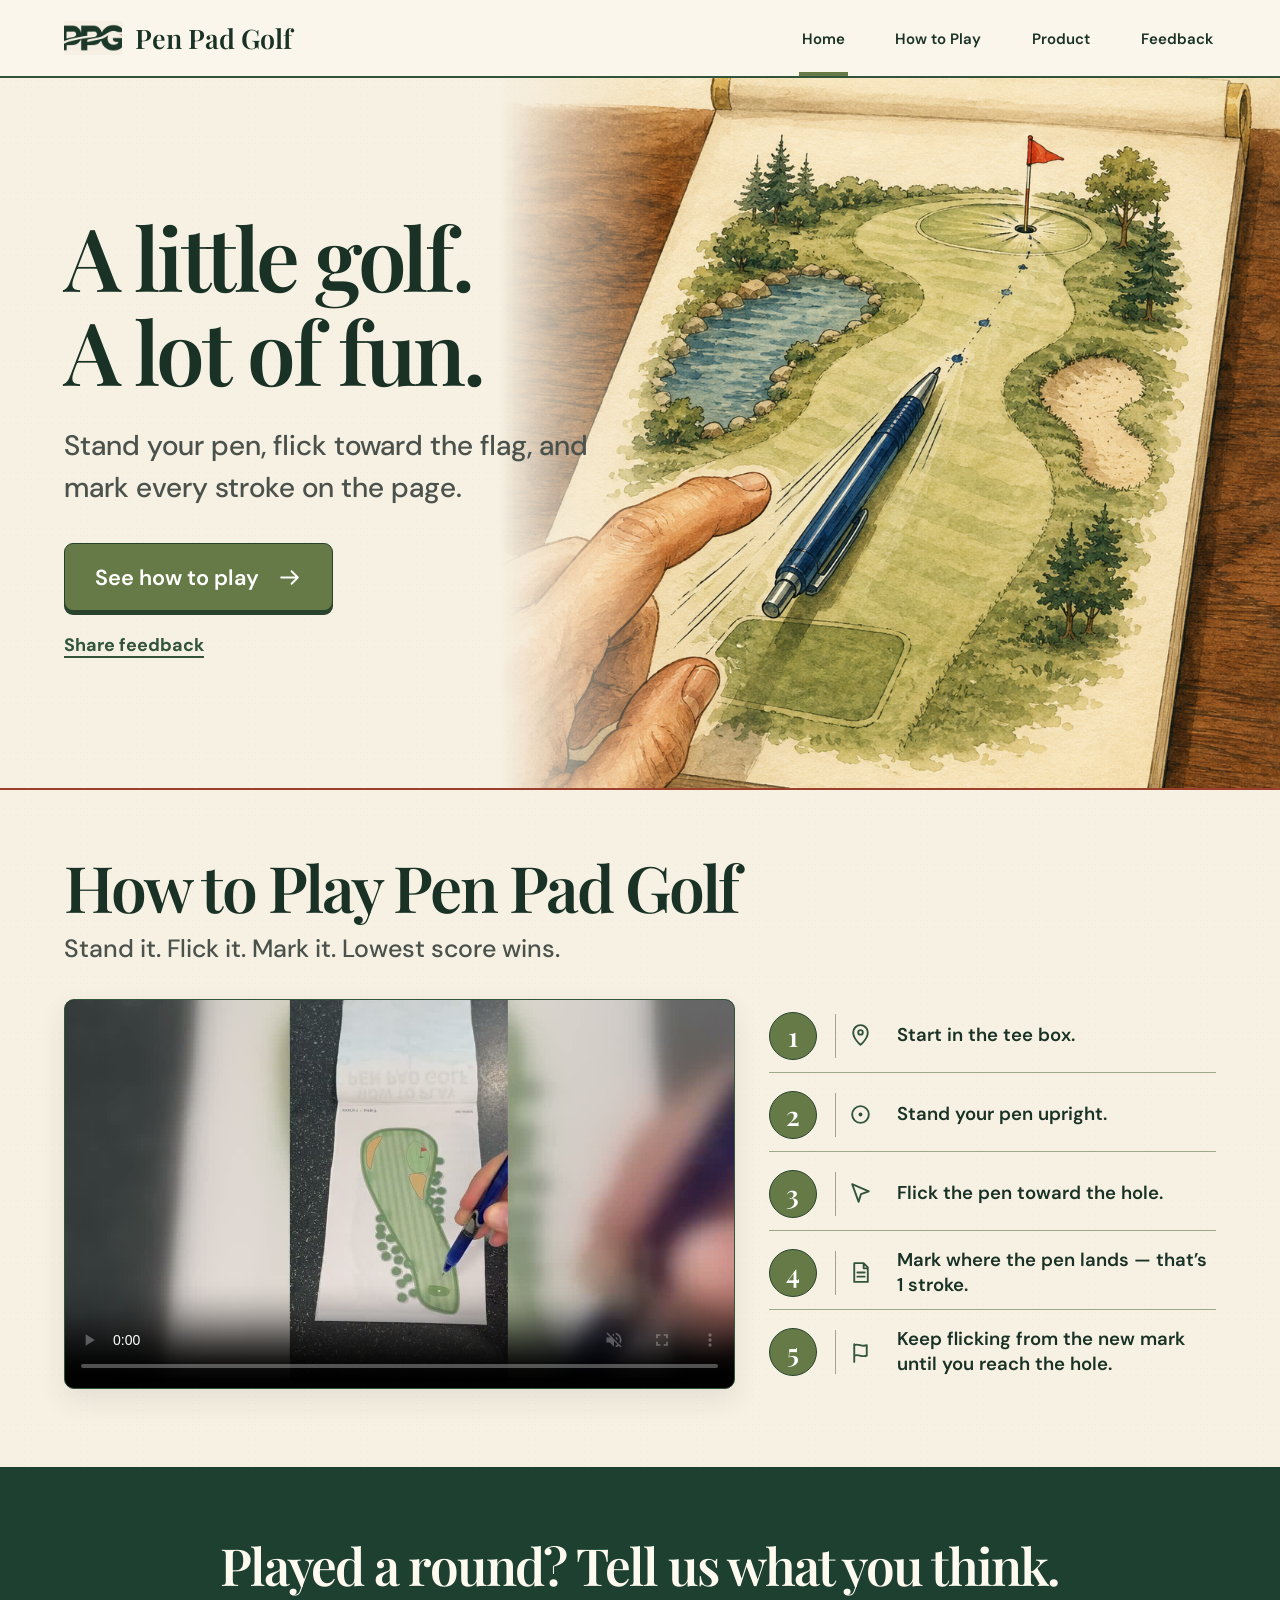
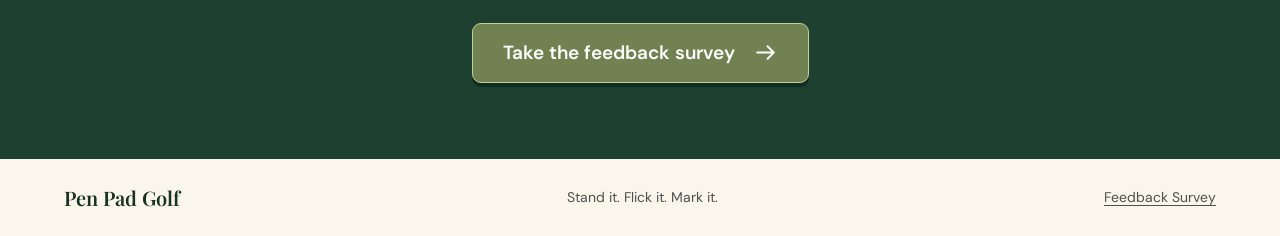
<file: index.html>
<!doctype html>
<html lang="en">
<head>
  <meta charset="UTF-8" />
    <meta name="viewport" content="width=device-width, initial-scale=1.0" />
    <link rel="icon" type="image/png" href="assets/brand/pen-pad-golf-logo-avatar-1080.png" />
  <meta name="description" content="Pen Pad Golf is a tabletop golf game played with a pen and a printed course. Learn how to play and share your feedback." />
  <title>Pen Pad Golf — A little golf. A lot of fun.</title>
  <link rel="preconnect" href="https://fonts.googleapis.com" />
  <link rel="preconnect" href="https://fonts.gstatic.com" crossorigin />
  <link href="https://fonts.googleapis.com/css2?family=DM+Sans:wght@400;500;600;700&family=Playfair+Display:wght@500;600&display=swap" rel="stylesheet" />
  <link rel="stylesheet" href="home.css" />
</head>
<body>
  <header class="site-header"><div class="header-inner">
    <a class="wordmark" href="index.html" aria-label="Pen Pad Golf home"><span class="brand-mark" aria-hidden="true"><img src="assets/brand/pen-pad-golf-logo-mark-760x360.png" alt="" /></span><span>Pen Pad Golf</span></a>
    <nav class="site-nav" aria-label="Main navigation"><a class="active" aria-current="page" href="index.html">Home</a><a href="#how-to-play">How to Play</a><a href="product.html">Product</a><a href="survey.html">Feedback</a></nav>
  </div></header>
  <main>
    <section class="hero" aria-labelledby="hero-title"><div class="hero-inner">
      <div class="hero-copy"><h1 id="hero-title">A little golf.<br />A lot of fun.</h1><p>Stand your pen, flick toward the flag, and mark every stroke on the page.</p><div class="hero-actions"><a class="primary-link" href="#how-to-play">See how to play <svg viewBox="0 0 24 24" aria-hidden="true"><path d="M4 12h16m-6-6 6 6-6 6" /></svg></a><a class="text-link" href="survey.html">Share feedback</a></div></div>
      <div class="hero-art"><img src="assets/pen-pad-golf-cover-hero.png" alt="Watercolor illustration of a hand flicking a pen along a golf course on a paper pad" fetchpriority="high" /></div>
    </div></section>
    <section class="how-to" id="how-to-play" aria-labelledby="how-title"><div class="section-inner">
      <h2 id="how-title">How to Play Pen Pad Golf</h2><p class="section-lead">Stand it. Flick it. Mark it. Lowest score wins.</p>
      <div class="how-grid"><div class="demo-frame"><video controls muted preload="metadata" playsinline poster="assets/pen-pad-golf-demo-poster.jpg" aria-label="Pen Pad Golf demonstration video"><source src="assets/pen-pad-golf-demo.mp4" type="video/mp4" />Your browser does not support the Pen Pad Golf demo video.</video></div>
      <ol class="play-steps">
        <li><span class="step-number">1</span><span class="step-icon" aria-hidden="true"><svg viewBox="0 0 24 24"><path d="M12 21s7-6.1 7-12a7 7 0 0 0-14 0c0 5.9 7 12 7 12Z"/><circle cx="12" cy="9" r="2.2"/></svg></span><span>Start in the tee box.</span></li>
        <li><span class="step-number">2</span><span class="step-icon" aria-hidden="true"><svg viewBox="0 0 24 24"><circle cx="12" cy="12" r="8"/><circle cx="12" cy="12" r="1"/></svg></span><span>Stand your pen upright.</span></li>
        <li><span class="step-number">3</span><span class="step-icon" aria-hidden="true"><svg viewBox="0 0 24 24"><path d="m4 3 6.2 17 2.2-7.3L20 10 4 3Z"/></svg></span><span>Flick the pen toward the hole.</span></li>
        <li><span class="step-number">4</span><span class="step-icon" aria-hidden="true"><svg viewBox="0 0 24 24"><path d="M6 3h9l4 4v14H6zM15 3v5h4M9 12h7M9 16h7"/></svg></span><span>Mark where the pen lands — that’s 1 stroke.</span></li>
        <li><span class="step-number">5</span><span class="step-icon" aria-hidden="true"><svg viewBox="0 0 24 24"><path d="M6 21V4m0 1c4-2 7 2 12 0v10c-5 2-8-2-12 0"/></svg></span><span>Keep flicking from the new mark until you reach the hole.</span></li>
      </ol></div>
    </div></section>
    <section class="feedback-cta" aria-labelledby="feedback-title"><div class="section-inner"><h2 id="feedback-title">Played a round? Tell us what you think.</h2><a class="primary-link" href="survey.html">Take the feedback survey <svg viewBox="0 0 24 24" aria-hidden="true"><path d="M4 12h16m-6-6 6 6-6 6" /></svg></a></div></section>
  </main>
  <footer class="site-footer"><span>Pen Pad Golf</span><span>Stand it. Flick it. Mark it.</span><a href="survey.html">Feedback Survey</a></footer>
</body>
</html>
</file>
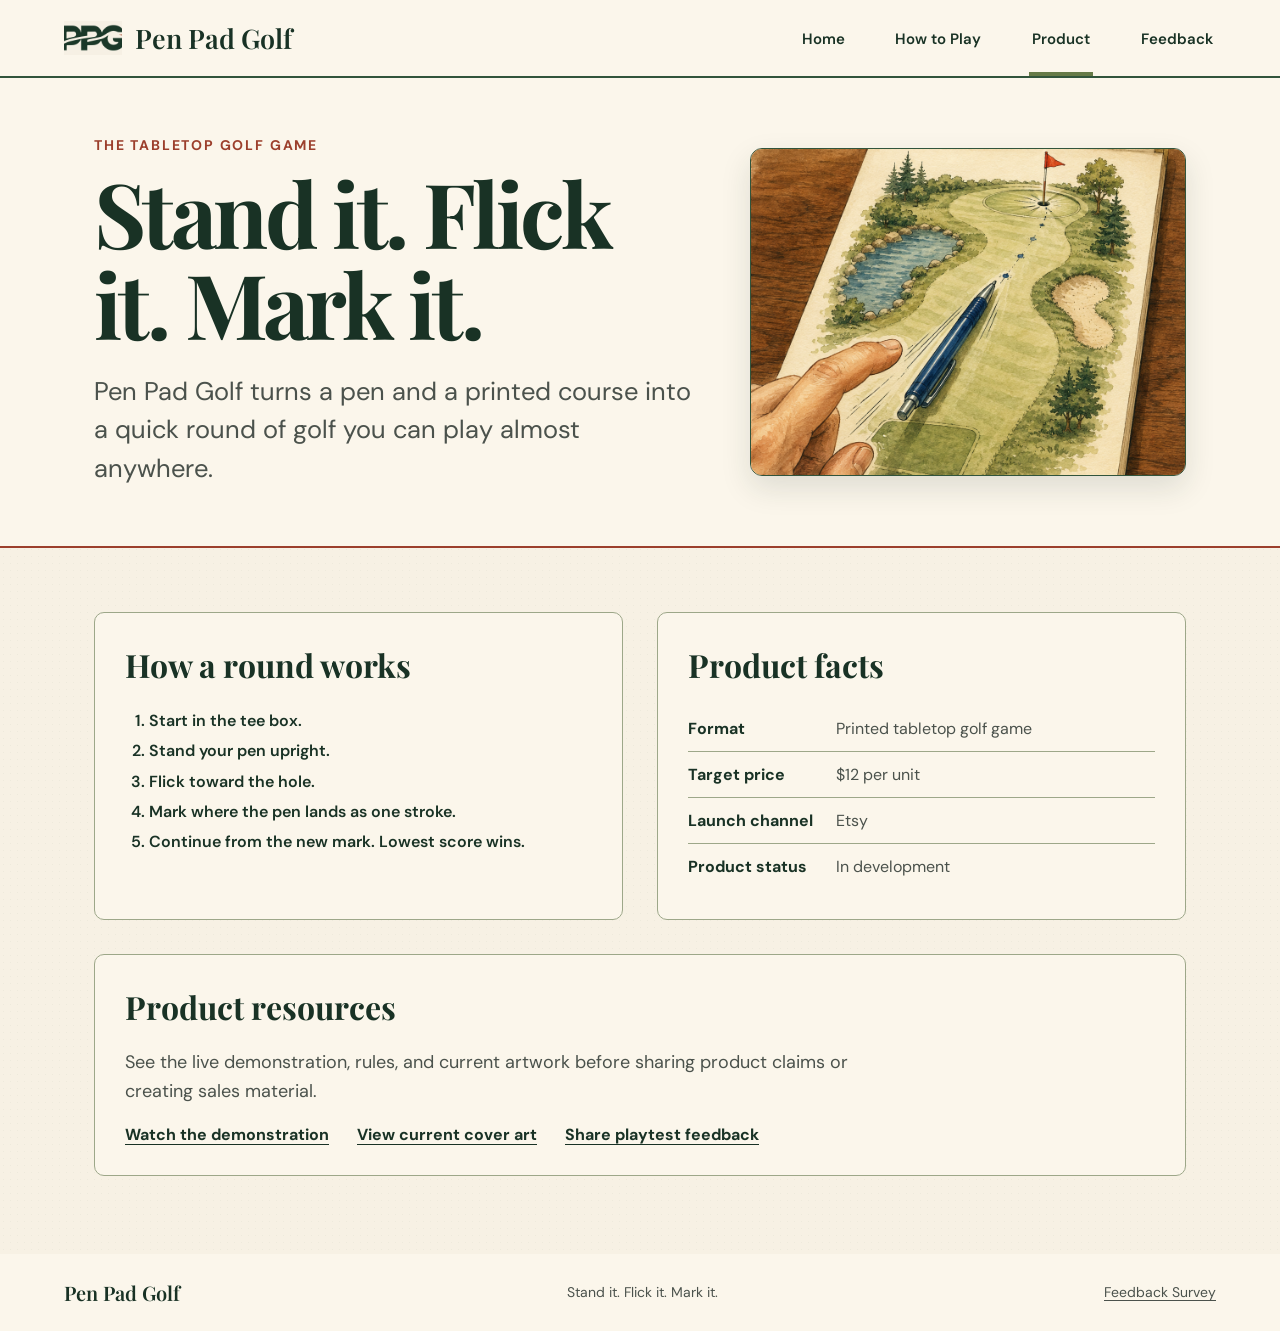
<file: product.html>
<!doctype html>
<html lang="en">
<head>
  <meta charset="UTF-8" />
    <meta name="viewport" content="width=device-width, initial-scale=1.0" />
    <link rel="icon" type="image/png" href="assets/brand/pen-pad-golf-logo-avatar-1080.png" />
  <meta name="description" content="Pen Pad Golf product facts, game contents, play instructions, and launch information." />
  <title>Pen Pad Golf — Product</title>
  <link rel="preconnect" href="https://fonts.googleapis.com" />
  <link rel="preconnect" href="https://fonts.gstatic.com" crossorigin />
  <link href="https://fonts.googleapis.com/css2?family=DM+Sans:wght@400;500;600;700&family=Playfair+Display:wght@500;600&display=swap" rel="stylesheet" />
  <link rel="stylesheet" href="home.css" />
  <link rel="stylesheet" href="product.css" />
</head>
<body>
  <header class="site-header"><div class="header-inner">
    <a class="wordmark" href="index.html" aria-label="Pen Pad Golf home"><span class="brand-mark" aria-hidden="true"><img src="assets/brand/pen-pad-golf-logo-mark-760x360.png" alt="" /></span><span>Pen Pad Golf</span></a>
    <nav class="site-nav" aria-label="Main navigation"><a href="index.html">Home</a><a href="index.html#how-to-play">How to Play</a><a class="active" aria-current="page" href="product.html">Product</a><a href="survey.html">Feedback</a></nav>
  </div></header>
  <main>
    <section class="product-hero"><div class="product-wrap">
      <div><p class="eyebrow">The tabletop golf game</p><h1>Stand it. Flick it. Mark it.</h1><p class="lede">Pen Pad Golf turns a pen and a printed course into a quick round of golf you can play almost anywhere.</p></div>
      <img src="assets/pen-pad-golf-cover-hero.png" alt="Watercolor Pen Pad Golf cover art" />
    </div></section>
    <section class="product-details"><div class="product-wrap details-grid">
      <article><h2>How a round works</h2><ol><li>Start in the tee box.</li><li>Stand your pen upright.</li><li>Flick toward the hole.</li><li>Mark where the pen lands as one stroke.</li><li>Continue from the new mark. Lowest score wins.</li></ol></article>
      <article><h2>Product facts</h2><dl><div><dt>Format</dt><dd>Printed tabletop golf game</dd></div><div><dt>Target price</dt><dd>$12 per unit</dd></div><div><dt>Launch channel</dt><dd>Etsy</dd></div><div><dt>Product status</dt><dd>In development</dd></div></dl></article>
      <article class="resource-card"><h2>Product resources</h2><p>See the live demonstration, rules, and current artwork before sharing product claims or creating sales material.</p><div class="resource-links"><a href="index.html#how-to-play">Watch the demonstration</a><a href="assets/pen-pad-golf-cover-hero.png">View current cover art</a><a href="survey.html">Share playtest feedback</a></div></article>
    </div></section>
  </main>
  <footer class="site-footer"><span>Pen Pad Golf</span><span>Stand it. Flick it. Mark it.</span><a href="survey.html">Feedback Survey</a></footer>
</body>
</html>
</file>
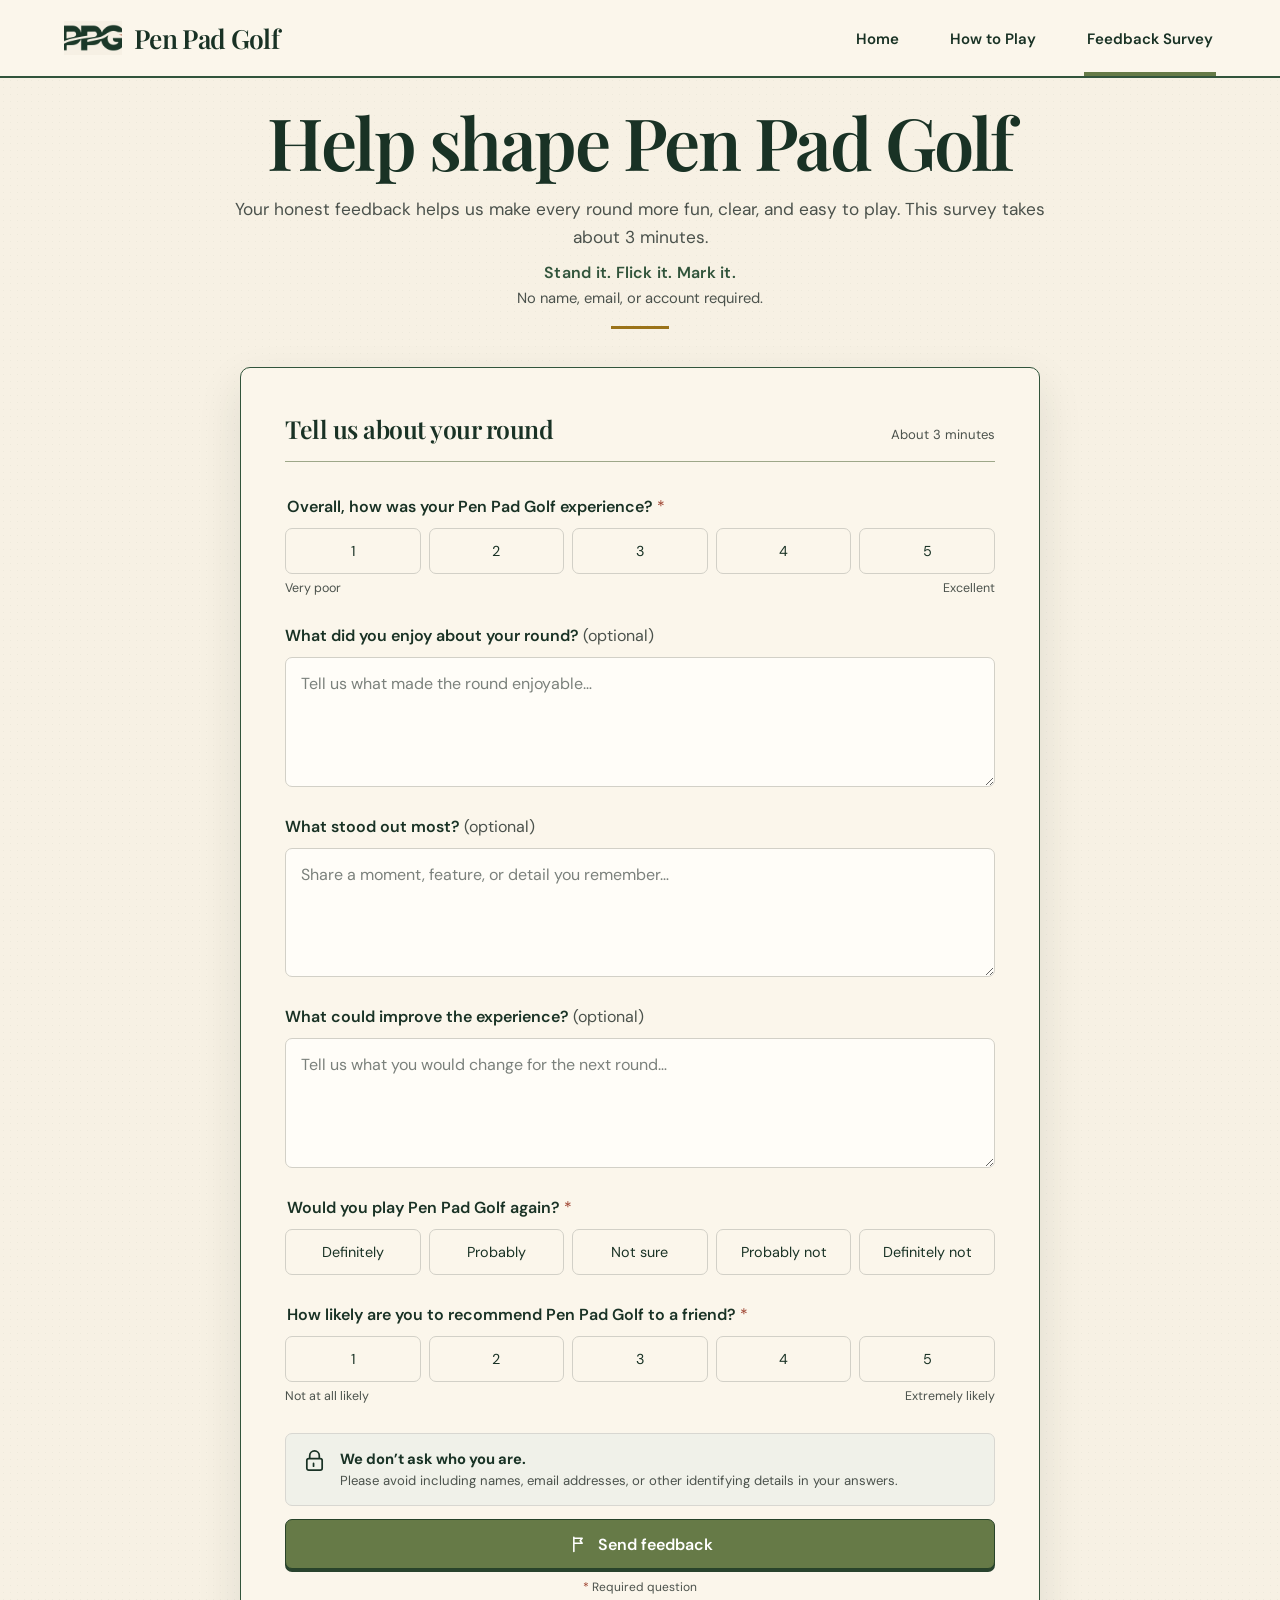
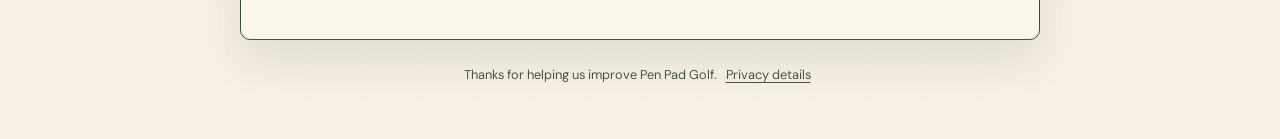
<file: survey.html>
<!doctype html>
<html lang="en">
  <head>
    <meta charset="UTF-8" />
    <meta name="viewport" content="width=device-width, initial-scale=1.0" />
    <link rel="icon" type="image/png" href="assets/brand/pen-pad-golf-logo-avatar-1080.png" />
    <meta name="description" content="Share anonymous feedback about your Pen Pad Golf experience in about three minutes." />
    <title>Feedback Survey — Pen Pad Golf</title>
    <link rel="preconnect" href="https://fonts.googleapis.com" />
    <link rel="preconnect" href="https://fonts.gstatic.com" crossorigin />
    <link href="https://fonts.googleapis.com/css2?family=DM+Sans:wght@400;500;600;700&family=Playfair+Display:wght@500;600&display=swap" rel="stylesheet" />
    <link rel="stylesheet" href="styles.css" />
    <script src="script.js" defer></script>
  </head>
  <body>
    <header class="site-header">
      <div class="header-inner">
      <a class="wordmark" href="index.html" aria-label="Pen Pad Golf home">
        <span class="brand-mark" aria-hidden="true"><img src="assets/brand/pen-pad-golf-logo-mark-760x360.png" alt="" /></span>
        <span>Pen Pad Golf</span>
      </a>
      <nav class="site-nav" aria-label="Main navigation">
        <a href="index.html">Home</a>
        <a href="index.html#how-to-play">How to Play</a>
        <a class="active" aria-current="page" href="survey.html">Feedback Survey</a>
      </nav>
      </div>
    </header>

    <main id="top">
      <section class="intro" aria-labelledby="page-title">
        <h1 id="page-title">Help shape Pen Pad Golf</h1>
        <p>Your honest feedback helps us make every round more fun, clear, and easy to play. This survey takes about 3 minutes.</p>
        <p class="brand-line">Stand it. Flick it. Mark it.</p>
        <p class="privacy-summary">No name, email, or account required.</p>
        <span class="accent-line" aria-hidden="true"></span>
      </section>

      <section class="survey-shell" aria-label="Anonymous feedback survey">
        <form id="feedback-form" action="https://formspree.io/f/YOUR_FORM_ID" method="POST" novalidate>
          <div class="form-heading">
            <h2>Tell us about your round</h2>
            <span>About 3 minutes</span>
          </div>

          <fieldset class="question rating-question">
            <legend>Overall, how was your Pen Pad Golf experience? <span aria-hidden="true">*</span></legend>
            <div class="rating-grid">
              <label><input type="radio" name="overall_experience" value="1 - Very poor" required /><span>1</span></label>
              <label><input type="radio" name="overall_experience" value="2" /><span>2</span></label>
              <label><input type="radio" name="overall_experience" value="3" /><span>3</span></label>
              <label><input type="radio" name="overall_experience" value="4" /><span>4</span></label>
              <label><input type="radio" name="overall_experience" value="5 - Excellent" /><span>5</span></label>
            </div>
            <div class="rating-scale" aria-hidden="true"><span>Very poor</span><span>Excellent</span></div>
          </fieldset>

          <div class="question">
            <label for="playthrough">What did you enjoy about your round? <span>(optional)</span></label>
            <textarea id="playthrough" name="playthrough_experience" rows="4" maxlength="2000" placeholder="Tell us what made the round enjoyable…"></textarea>
          </div>

          <div class="question">
            <label for="stood-out">What stood out most? <span>(optional)</span></label>
            <textarea id="stood-out" name="stood_out" rows="4" maxlength="2000" placeholder="Share a moment, feature, or detail you remember…"></textarea>
          </div>

          <div class="question">
            <label for="improvements">What could improve the experience? <span>(optional)</span></label>
            <textarea id="improvements" name="improvements" rows="4" maxlength="2000" placeholder="Tell us what you would change for the next round…"></textarea>
          </div>

          <fieldset class="question use-again-question">
            <legend>Would you play Pen Pad Golf again? <span aria-hidden="true">*</span></legend>
            <div class="choice-grid">
              <label><input type="radio" name="use_again" value="Definitely" required /><span>Definitely</span></label>
              <label><input type="radio" name="use_again" value="Probably" /><span>Probably</span></label>
              <label><input type="radio" name="use_again" value="Not sure" /><span>Not sure</span></label>
              <label><input type="radio" name="use_again" value="Probably not" /><span>Probably not</span></label>
              <label><input type="radio" name="use_again" value="Definitely not" /><span>Definitely not</span></label>
            </div>
          </fieldset>

          <fieldset class="question recommendation-question">
            <legend>How likely are you to recommend Pen Pad Golf to a friend? <span aria-hidden="true">*</span></legend>
            <div class="recommendation-grid">
              <label><input type="radio" name="recommendation" value="1 - Not at all likely" required /><span>1</span></label>
              <label><input type="radio" name="recommendation" value="2" /><span>2</span></label>
              <label><input type="radio" name="recommendation" value="3" /><span>3</span></label>
              <label><input type="radio" name="recommendation" value="4" /><span>4</span></label>
              <label><input type="radio" name="recommendation" value="5 - Extremely likely" /><span>5</span></label>
            </div>
            <div class="rating-scale" aria-hidden="true"><span>Not at all likely</span><span>Extremely likely</span></div>
          </fieldset>

          <input type="text" name="_gotcha" class="honeypot" tabindex="-1" autocomplete="off" aria-hidden="true" />
          <input type="hidden" name="survey_version" value="trial-1" />
          <input type="hidden" name="_subject" value="New Pen Pad Golf player feedback" />

          <div id="form-error" class="form-error" role="alert" hidden></div>

          <div class="privacy-note">
            <svg viewBox="0 0 24 24" aria-hidden="true"><path d="M7 10V7a5 5 0 0 1 10 0v3m-11 0h12a2 2 0 0 1 2 2v8a2 2 0 0 1-2 2H6a2 2 0 0 1-2-2v-8a2 2 0 0 1 2-2Zm5 5v3" /></svg>
            <div><strong>We don’t ask who you are.</strong><p>Please avoid including names, email addresses, or other identifying details in your answers.</p></div>
          </div>

          <button class="submit-button" type="submit">
            <svg viewBox="0 0 24 24" aria-hidden="true"><path d="M7 21V4m0 1h10l-2.4 3L17 11H7" /></svg>
            <span>Send feedback</span>
          </button>
          <p class="required-note"><span aria-hidden="true">*</span> Required question</p>
        </form>

        <div id="success-state" class="success-state" tabindex="-1" hidden>
          <div class="success-icon" aria-hidden="true">
            <svg viewBox="0 0 24 24"><path d="m5 12 4 4L19 6" /></svg>
          </div>
          <h2>Thanks for playing — your feedback was sent.</h2>
          <p>Your input helps us make Pen Pad Golf better for every player.</p>
          <button id="submit-another" class="secondary-button" type="button">Submit another response</button>
        </div>
      </section>
    </main>

    <footer>
      <p>Thanks for helping us improve Pen Pad Golf.</p>
      <button id="privacy-details" class="text-button" type="button" aria-expanded="false" aria-controls="privacy-copy">Privacy details</button>
      <p id="privacy-copy" class="privacy-copy" hidden>This survey does not request your identity. GitHub Pages and the form-delivery provider may process routine technical data needed to serve the page and prevent abuse.</p>
    </footer>
  </body>
</html>
</file>
<file: home.css>
:root { --paper:#f7f1e4; --ink:#193225; --green:#31543b; --olive:#667a47; --muted:#4b524c; --line:#9da789; --rust:#9c3f2c; font-family:'DM Sans',system-ui,sans-serif; color:var(--ink); background:var(--paper); font-synthesis:none; }
* { box-sizing:border-box; }
html { scroll-behavior:smooth; }
body { margin:0; min-width:320px; background-color:var(--paper); background-image:radial-gradient(#31543b0b .7px,transparent .8px); background-size:7px 7px; -webkit-font-smoothing:antialiased; }
a { color:inherit; }
svg { width:1.3em; height:1.3em; fill:none; stroke:currentColor; stroke-width:1.8; stroke-linecap:round; stroke-linejoin:round; }
.site-header { position:relative; z-index:2; border-bottom:2px solid var(--green); background:#fbf6eb; }
.header-inner { width:min(1440px,100%); min-height:76px; margin:auto; padding:0 clamp(24px,5vw,70px); display:flex; justify-content:space-between; align-items:center; gap:24px; }
.wordmark { display:inline-flex; align-items:center; gap:13px; white-space:nowrap; text-decoration:none; font:600 clamp(24px,2.1vw,33px) 'Playfair Display',Georgia,serif; }
.brand-mark { width:58px; height:34px; display:grid; place-items:center; flex:0 0 auto; overflow:hidden; background:var(--paper); }
.brand-mark img { width:100%; height:100%; display:block; object-fit:cover; }
.site-nav { display:flex; align-items:stretch; align-self:stretch; gap:clamp(24px,3.5vw,52px); }
.site-nav a { display:flex; align-items:center; padding:5px 3px 0; border-bottom:4px solid transparent; text-decoration:none; white-space:nowrap; font-size:15px; font-weight:600; }
.site-nav a:hover,.site-nav a:focus-visible { color:var(--olive); }
.site-nav a.active { border-bottom-color:var(--olive); }
.hero { overflow:hidden; border-bottom:2px solid var(--rust); }
.hero-inner { position:relative; width:min(1600px,100%); height:min(710px,calc(100vh - 128px)); min-height:590px; margin:auto; display:flex; align-items:center; }
.hero-copy { position:relative; z-index:1; width:50%; padding:50px 0 50px clamp(28px,5vw,84px); }
.hero h1,.how-to h2,.feedback-cta h2 { margin:0; font-family:'Playfair Display',Georgia,serif; font-weight:600; letter-spacing:-.035em; }
.hero h1 { font-size:clamp(65px,6.8vw,112px); line-height:1.08; white-space:nowrap; }
.hero-copy>p { max-width:610px; margin:28px 0 0; color:var(--muted); font-size:clamp(22px,2.2vw,29px); line-height:1.5; font-weight:500; }
.hero-actions { display:flex; flex-direction:column; align-items:flex-start; gap:22px; margin-top:34px; }
.primary-link { min-height:68px; display:inline-flex; align-items:center; justify-content:center; gap:18px; padding:12px 30px; border:1px solid #284329; border-radius:9px; background:var(--olive); box-shadow:0 4px 0 #29432e; color:#fff; text-decoration:none; font-size:clamp(18px,1.7vw,24px); font-weight:600; transition:background .18s,transform .18s; }
.primary-link:hover { background:#58703d; transform:translateY(-2px); }
.primary-link svg { width:25px; height:25px; }
.text-link { color:var(--green); font-size:18px; font-weight:700; text-decoration-thickness:2px; text-underline-offset:5px; }
.text-link:hover { color:var(--olive); }
.hero-art { position:absolute; inset:0 0 0 auto; width:61%; overflow:hidden; }
.hero-art img { display:block; width:100%; height:100%; object-fit:cover; object-position:center 52%; -webkit-mask-image:linear-gradient(to right,transparent 0%,#000 21%); mask-image:linear-gradient(to right,transparent 0%,#000 21%); }
.section-inner { width:min(1440px,100%); margin:auto; padding-inline:clamp(28px,5vw,84px); }
.how-to { padding:62px 0 78px; scroll-margin-top:18px; }
.how-to h2 { font-size:clamp(45px,5vw,77px); line-height:1.1; }
.section-lead { margin:10px 0 34px; color:var(--muted); font-size:clamp(19px,2vw,25px); font-weight:500; }
.how-grid { display:grid; grid-template-columns:minmax(0,1.5fr) minmax(420px,1fr); gap:34px; align-items:stretch; }
.demo-frame { min-height:390px; overflow:hidden; border:1px solid var(--green); border-radius:10px; background:#18201c; box-shadow:0 11px 28px #1d2f2317; }
.demo-frame video { display:block; width:100%; height:100%; object-fit:cover; }
.play-steps { display:flex; flex-direction:column; justify-content:space-between; margin:0; padding:0; list-style:none; }
.play-steps li { min-height:74px; display:grid; grid-template-columns:54px 50px 1fr; gap:12px; align-items:center; border-bottom:1px solid var(--line); font-size:clamp(16px,1.45vw,20px); line-height:1.35; font-weight:600; }
.play-steps li:last-child { border:0; }
.step-number { width:48px; height:48px; display:grid; place-items:center; border:1px solid #29442f; border-radius:50%; background:var(--olive); color:#fff; font:600 27px 'Playfair Display',Georgia,serif; }
.step-icon { height:44px; display:grid; place-items:center; border-left:1px solid var(--line); color:var(--green); }
.step-icon svg { width:25px; height:25px; }
.feedback-cta { padding:68px 0 76px; background:#1d4030; color:#fffaf0; text-align:center; }
.feedback-cta h2 { margin-bottom:26px; font-size:clamp(37px,4vw,57px); line-height:1.2; }
.feedback-cta .primary-link { min-height:60px; border-color:#c3cf9c; background:#718151; box-shadow:0 4px 0 #102b20; font-size:19px; }
.feedback-cta .primary-link:hover { background:#80925d; }
.site-footer { display:flex; justify-content:space-between; gap:22px; align-items:center; padding:25px clamp(28px,5vw,84px); background:#fbf6eb; color:var(--muted); font-size:14px; }
.site-footer span:first-child { font-family:'Playfair Display',Georgia,serif; color:var(--ink); font-size:20px; font-weight:600; }
.site-footer a { text-underline-offset:3px; }
a:focus-visible { outline:3px solid #9b7319; outline-offset:4px; }
@media(max-width:950px) { .hero-copy{padding-right:10px}.hero h1{font-size:clamp(55px,7vw,76px)}.how-grid{grid-template-columns:1fr}.demo-frame{aspect-ratio:16/9;min-height:0}.play-steps{display:grid;grid-template-columns:1fr 1fr;gap:0 24px}.play-steps li:last-child{grid-column:1/-1} }
@media(max-width:650px) { .header-inner{min-height:0;padding:15px 18px 0;flex-direction:column;align-items:flex-start;gap:9px}.wordmark{font-size:25px}.brand-mark{width:50px;height:30px}.site-nav{width:100%;gap:0;justify-content:space-between}.site-nav a{padding:10px 1px 9px;font-size:13px;border-bottom-width:3px}.hero-inner{height:auto;min-height:0;display:flex;flex-direction:column}.hero-copy{width:100%;padding:46px 22px 36px}.hero h1{font-size:clamp(54px,13vw,76px)}.hero-copy>p{margin-top:18px;font-size:19px}.hero-actions{margin-top:28px;gap:20px}.primary-link{min-height:56px;padding:10px 21px;font-size:18px}.text-link{font-size:16px}.hero-art{position:relative;inset:auto;width:100%;height:420px;flex:0 0 auto}.hero-art img{object-position:center 51%;-webkit-mask-image:none;mask-image:none}.how-to{padding:42px 0 55px}.how-to h2{font-size:44px}.section-lead{font-size:17px;line-height:1.45}.play-steps{display:block}.play-steps li{grid-template-columns:43px 40px 1fr;gap:7px;padding:9px 0;font-size:15px}.step-number{width:39px;height:39px;font-size:23px}.step-icon{height:36px}.step-icon svg{width:21px;height:21px}.feedback-cta{padding:55px 0 62px}.feedback-cta h2{font-size:38px}.site-footer{flex-wrap:wrap;justify-content:flex-start} }
@media(prefers-reduced-motion:reduce) { html{scroll-behavior:auto}.primary-link{transition:none} }
</file>
<file: product.css>
.product-wrap{width:min(1220px,100%);margin:auto;padding-inline:clamp(28px,5vw,84px)}
.product-hero{border-bottom:2px solid var(--rust);padding:58px 0;background:#fbf6eb}
.product-hero .product-wrap{display:grid;grid-template-columns:1fr minmax(340px,.72fr);align-items:center;gap:50px}
.eyebrow{margin:0 0 12px;color:var(--rust);font-size:14px;font-weight:700;letter-spacing:.13em;text-transform:uppercase}
.product-hero h1,.product-details h2{font-family:'Playfair Display',Georgia,serif}
.product-hero h1{max-width:760px;margin:0;font-size:clamp(56px,7vw,98px);line-height:1.02;letter-spacing:-.04em}
.lede{max-width:700px;margin:24px 0 0;color:var(--muted);font-size:clamp(20px,2vw,27px);line-height:1.5}
.product-hero img{width:100%;aspect-ratio:4/3;object-fit:cover;border:1px solid var(--green);border-radius:12px;box-shadow:0 12px 30px #19322520}
.product-details{padding:64px 0 78px}
.details-grid{display:grid;grid-template-columns:1fr 1fr;gap:34px}
.details-grid article{padding:30px;border:1px solid var(--line);border-radius:10px;background:#fbf6eb}
.details-grid h2{margin:0 0 20px;font-size:32px}
.details-grid ol{margin:0;padding-left:24px;line-height:1.9;font-weight:600}
.details-grid dl{margin:0}
.details-grid dl div{display:grid;grid-template-columns:130px 1fr;gap:18px;padding:12px 0;border-bottom:1px solid var(--line)}
.details-grid dl div:last-child{border-bottom:0}
.details-grid dt{font-weight:700}.details-grid dd{margin:0;color:var(--muted)}
.resource-card{grid-column:1/-1}.resource-card p{max-width:760px;color:var(--muted);font-size:18px;line-height:1.6}
.resource-links{display:flex;flex-wrap:wrap;gap:14px 28px}.resource-links a{font-weight:700;text-underline-offset:4px}
@media(max-width:780px){.product-hero .product-wrap,.details-grid{grid-template-columns:1fr}.product-hero{padding-top:42px}.product-hero img{aspect-ratio:16/10}.resource-card{grid-column:auto}}
</file>
<file: styles.css>
:root {
  --ink: #193225;
  --muted: #4b524c;
  --accent: #667a47;
  --accent-dark: #31543b;
  --gold: #9b7319;
  --rust: #9c3f2c;
  --line: #9da789;
  --line-soft: #d2d0c7;
  --wash: #f0f1e9;
  --paper: #f7f1e4;
  --surface: #fbf6eb;
  --danger: #8b3f34;
  --radius: 10px;
  --shadow: 0 18px 45px rgba(29, 47, 35, 0.11);
}

* { box-sizing: border-box; }

html { scroll-behavior: smooth; }

body {
  margin: 0;
  min-width: 320px;
  color: var(--ink);
  background-color: var(--paper);
  background-image: radial-gradient(rgba(49, 84, 59, 0.045) 0.7px, transparent 0.8px);
  background-size: 7px 7px;
  font-family: "DM Sans", system-ui, sans-serif;
  -webkit-font-smoothing: antialiased;
}

button, textarea, input { font: inherit; }

.site-header {
  border-bottom: 2px solid var(--accent-dark);
  background: #fbf6eb;
}

.header-inner { max-width: 1440px; min-height: 76px; margin: 0 auto; padding: 0 clamp(24px, 5vw, 70px); display: flex; align-items: center; justify-content: space-between; gap: 24px; }
.site-nav { display: flex; align-items: stretch; align-self: stretch; gap: clamp(24px, 3.5vw, 52px); }
.site-nav a { display: flex; align-items: center; padding: 5px 3px 0; border-bottom: 4px solid transparent; color: var(--ink); text-decoration: none; white-space: nowrap; font-size: 15px; font-weight: 600; }
.site-nav a:hover { color: var(--accent); }
.site-nav a.active { border-bottom-color: var(--accent); }
.site-nav a:focus-visible, .wordmark:focus-visible { outline: 3px solid var(--gold); outline-offset: 4px; }

.wordmark {
  display: inline-flex;
  align-items: center;
  gap: 12px;
  color: var(--ink);
  font-family: "Playfair Display", Georgia, serif;
  font-size: 1.65rem;
  font-weight: 600;
  letter-spacing: -0.025em;
  text-decoration: none;
}

.brand-mark {
  display: grid;
  width: 58px;
  height: 34px;
  place-items: center;
  overflow: hidden;
  background: var(--paper);
}

.brand-mark img { width: 100%; height: 100%; display: block; object-fit: cover; }

main { padding: 18px 24px 0; }

.intro {
  max-width: 850px;
  margin: 10px auto 38px;
  text-align: center;
}

h1, .success-state h2 {
  margin: 0;
  font-family: "Playfair Display", Georgia, serif;
  font-weight: 600;
  letter-spacing: -0.035em;
}

h1 { font-size: clamp(2.65rem, 6vw, 4.5rem); line-height: 0.98; }

.intro > p:first-of-type {
  margin: 18px auto 0;
  color: var(--muted);
  font-size: 1.08rem;
  line-height: 1.65;
}

.brand-line { margin: 10px 0 0; color: var(--accent-dark); font-weight: 600; letter-spacing: 0.015em; }
.privacy-summary { margin: 5px 0 0; color: var(--muted); font-size: 0.92rem; }

.accent-line { display: block; width: 58px; height: 3px; margin: 18px auto 0; background: var(--gold); }

.survey-shell { max-width: 800px; margin: 0 auto; }

#feedback-form, .success-state {
  padding: clamp(24px, 5vw, 44px);
  background: var(--surface);
  border: 1px solid var(--accent-dark);
  border-radius: var(--radius);
  box-shadow: var(--shadow);
}

.form-heading { display: flex; align-items: baseline; justify-content: space-between; gap: 20px; margin-bottom: 34px; padding-bottom: 16px; border-bottom: 1px solid var(--line); }
.form-heading h2 { margin: 0; font-family: "Playfair Display", Georgia, serif; font-size: 1.55rem; font-weight: 600; letter-spacing: -0.02em; }
.form-heading span { color: var(--muted); font-size: 0.82rem; }

.question { margin: 0 0 29px; padding: 0; border: 0; }
.question > label, .question > legend { display: block; margin-bottom: 10px; color: var(--ink); font-weight: 600; line-height: 1.4; }
.question > label span, .question > legend span { color: var(--muted); font-weight: 400; }
.question > legend span[aria-hidden="true"] { color: var(--rust); }

textarea {
  display: block;
  width: 100%;
  min-height: 112px;
  padding: 14px 15px;
  resize: vertical;
  color: var(--ink);
  background: #fffdf8;
  border: 1px solid var(--line-soft);
  border-radius: 7px;
  line-height: 1.55;
  transition: border-color 160ms ease, box-shadow 160ms ease;
}

textarea::placeholder { color: #7b817c; }
textarea:hover { border-color: var(--line); }

textarea:focus-visible, button:focus-visible, input:focus-visible + span, .text-button:focus-visible {
  outline: none;
  border-color: var(--gold);
  box-shadow: 0 0 0 4px rgba(155, 115, 25, 0.15);
}

.rating-grid, .choice-grid, .recommendation-grid { display: grid; gap: 8px; }
.rating-grid { grid-template-columns: repeat(5, 1fr); }
.choice-grid { grid-template-columns: repeat(5, 1fr); }
.recommendation-grid { grid-template-columns: repeat(5, 1fr); }
.rating-grid label, .choice-grid label, .recommendation-grid label { cursor: pointer; }
.rating-grid input, .choice-grid input, .recommendation-grid input { position: absolute; opacity: 0; pointer-events: none; }

.rating-grid span, .choice-grid span, .recommendation-grid span {
  display: flex;
  min-height: 46px;
  align-items: center;
  justify-content: center;
  padding: 8px;
  border: 1px solid var(--line-soft);
  border-radius: 7px;
  color: var(--ink);
  font-size: 0.9rem;
  text-align: center;
  transition: color 160ms ease, background 160ms ease, border-color 160ms ease, transform 160ms ease;
}

.rating-grid label:hover span, .choice-grid label:hover span, .recommendation-grid label:hover span { border-color: var(--accent-dark); transform: translateY(-1px); }
.rating-grid input:checked + span, .choice-grid input:checked + span, .recommendation-grid input:checked + span { color: #fff; background: var(--accent); border-color: var(--accent); }
.rating-scale { display: flex; justify-content: space-between; margin-top: 6px; color: var(--muted); font-size: 0.78rem; }

.privacy-note { display: flex; gap: 14px; margin: 4px 0 13px; padding: 15px 17px; background: var(--wash); border: 1px solid #d8d7d1; border-radius: 7px; }
.privacy-note svg { width: 23px; height: 23px; flex: 0 0 auto; fill: none; stroke: currentColor; stroke-width: 1.8; stroke-linecap: round; stroke-linejoin: round; }
.privacy-note strong { display: block; font-size: 0.92rem; }
.privacy-note p { margin: 2px 0 0; color: var(--muted); font-size: 0.82rem; line-height: 1.45; }

.submit-button, .secondary-button {
  width: 100%;
  min-height: 50px;
  padding: 12px 20px;
  border-radius: 7px;
  font-weight: 600;
  cursor: pointer;
  transition: background 160ms ease, transform 160ms ease, opacity 160ms ease;
}

.submit-button { display: flex; align-items: center; justify-content: center; gap: 10px; color: #fff; background: var(--accent); border: 1px solid #284329; box-shadow: 0 3px 0 #29432e; }
.submit-button svg { width: 20px; height: 20px; fill: none; stroke: currentColor; stroke-width: 1.9; stroke-linecap: round; stroke-linejoin: round; }
.submit-button:hover { background: #58703d; transform: translateY(-1px); }
.submit-button:disabled { cursor: wait; opacity: 0.65; transform: none; }
.secondary-button { margin-top: 28px; color: var(--accent-dark); background: #fffdf8; border: 1px solid var(--line); }
.secondary-button:hover { background: var(--wash); }

.required-note { margin: 10px 0 0; color: var(--muted); font-size: 0.75rem; text-align: center; }
.required-note span { color: var(--rust); }
.form-error { margin: 0 0 15px; padding: 12px 14px; color: var(--danger); background: #f8ece7; border: 1px solid #d7aaa0; border-radius: 7px; font-size: 0.9rem; }
.honeypot { position: absolute !important; left: -10000px !important; }

.success-state { padding-block: clamp(60px, 10vw, 90px); text-align: center; }
.success-icon { display: grid; width: 66px; height: 66px; margin: 0 auto 24px; place-items: center; color: #fff; background: var(--accent); border: 1px solid #29442f; border-radius: 50%; }
.success-icon svg { width: 34px; height: 34px; fill: none; stroke: currentColor; stroke-width: 2.5; stroke-linecap: round; stroke-linejoin: round; }
.success-state h2 { max-width: 520px; margin: 0 auto; font-size: clamp(2rem, 5vw, 3.2rem); line-height: 1.05; }
.success-state p { max-width: 460px; margin: 16px auto 0; color: var(--muted); line-height: 1.6; }
.success-state .secondary-button { max-width: 360px; }

footer { max-width: 800px; margin: 20px auto 50px; padding: 0 24px; color: var(--muted); font-size: 0.8rem; text-align: center; }
footer > p:first-child { display: inline; }
.text-button { padding: 6px; color: var(--muted); background: none; border: 0; text-decoration: underline; text-underline-offset: 3px; cursor: pointer; }
.privacy-copy { max-width: 650px; margin: 10px auto 0; line-height: 1.55; }

[hidden] { display: none !important; }

@media (max-width: 720px) {
  .header-inner { min-height: 0; padding: 15px 18px 0; flex-direction: column; align-items: flex-start; gap: 9px; }
  .site-nav { width: 100%; gap: 0; justify-content: space-between; }
  .site-nav a { padding: 10px 1px 9px; border-bottom-width: 3px; font-size: 13px; }
  main { padding: 10px 14px 0; }
  .intro { margin-bottom: 28px; }
  h1 { font-size: clamp(2.55rem, 13vw, 3.65rem); }
  .intro > p:first-of-type { font-size: 1rem; }
  #feedback-form, .success-state { padding: 24px 18px; border-radius: 12px; }
  .form-heading { margin-bottom: 28px; }
  .choice-grid { grid-template-columns: 1fr; }
  .choice-grid span { justify-content: flex-start; min-height: 48px; padding-inline: 15px; }
  .recommendation-grid { grid-template-columns: repeat(5, 1fr); }
}

@media (prefers-reduced-motion: reduce) {
  *, *::before, *::after { scroll-behavior: auto !important; transition: none !important; }
}
</file>
